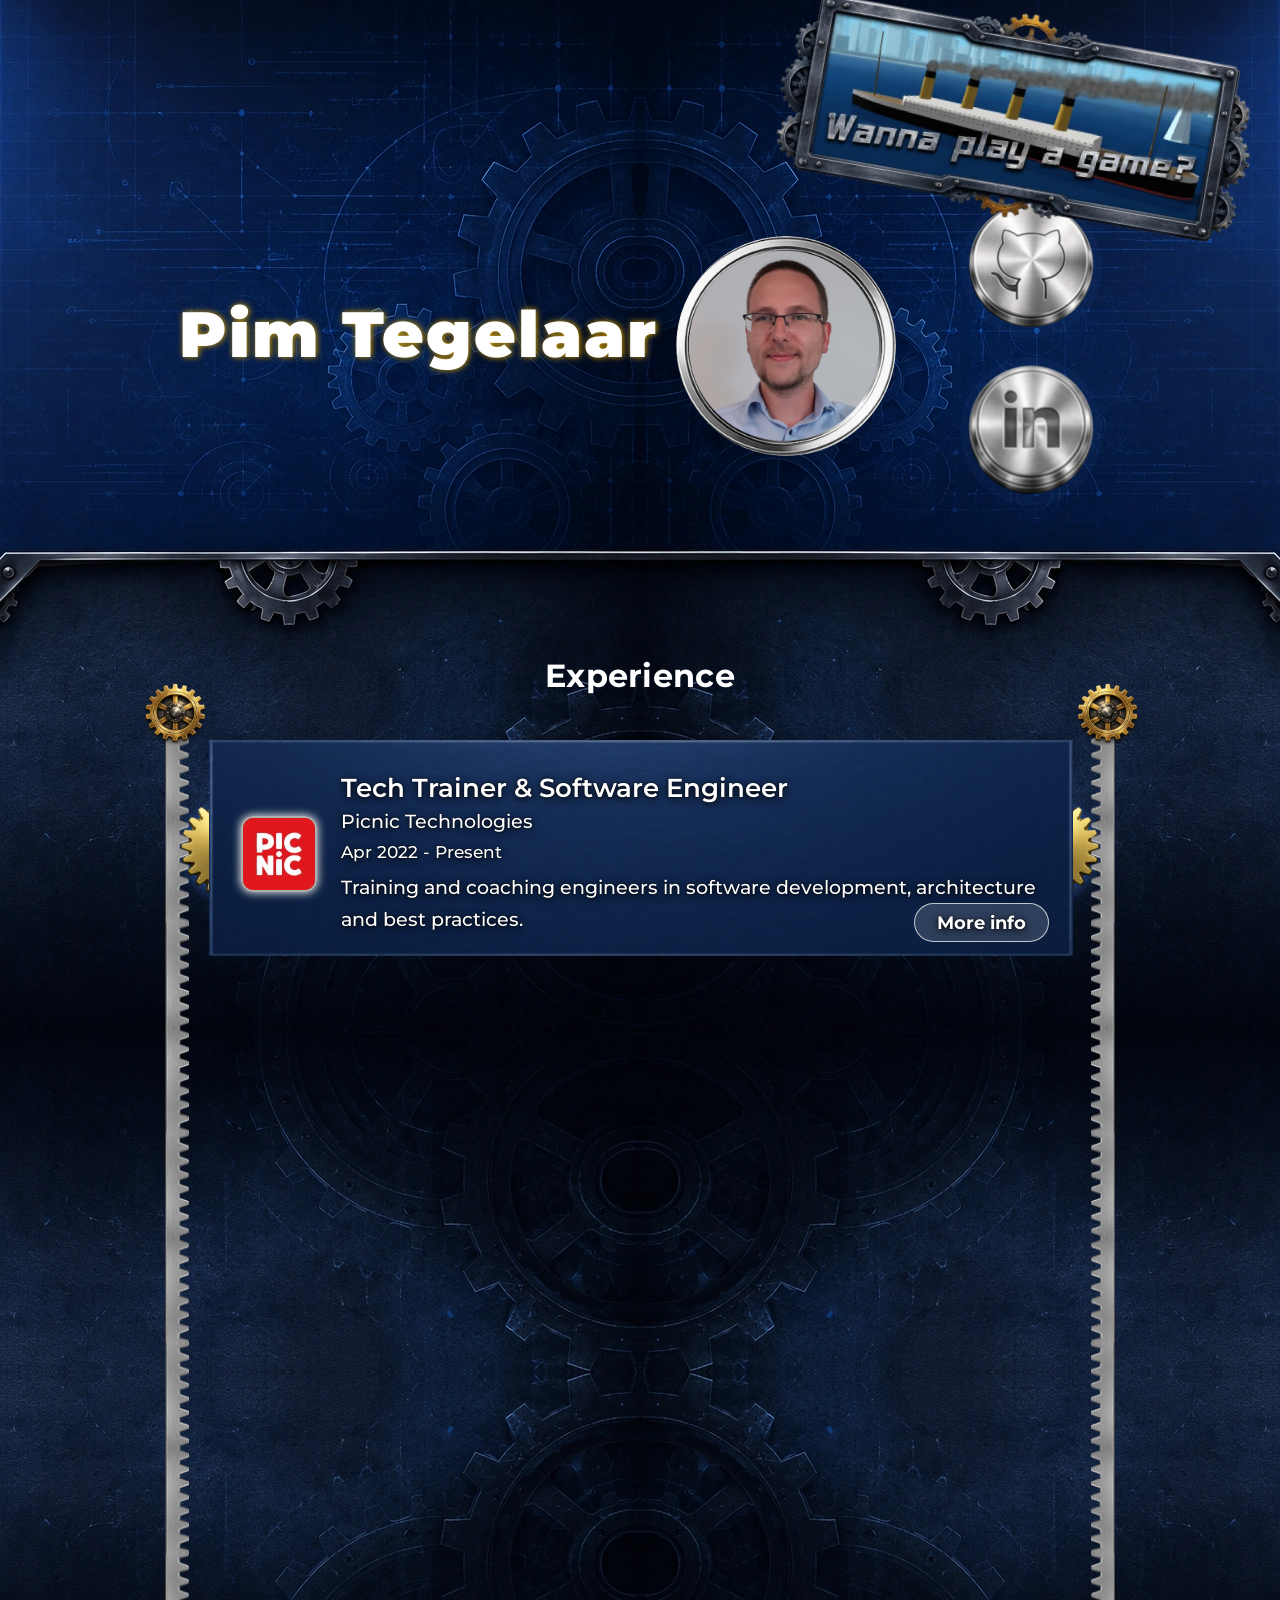
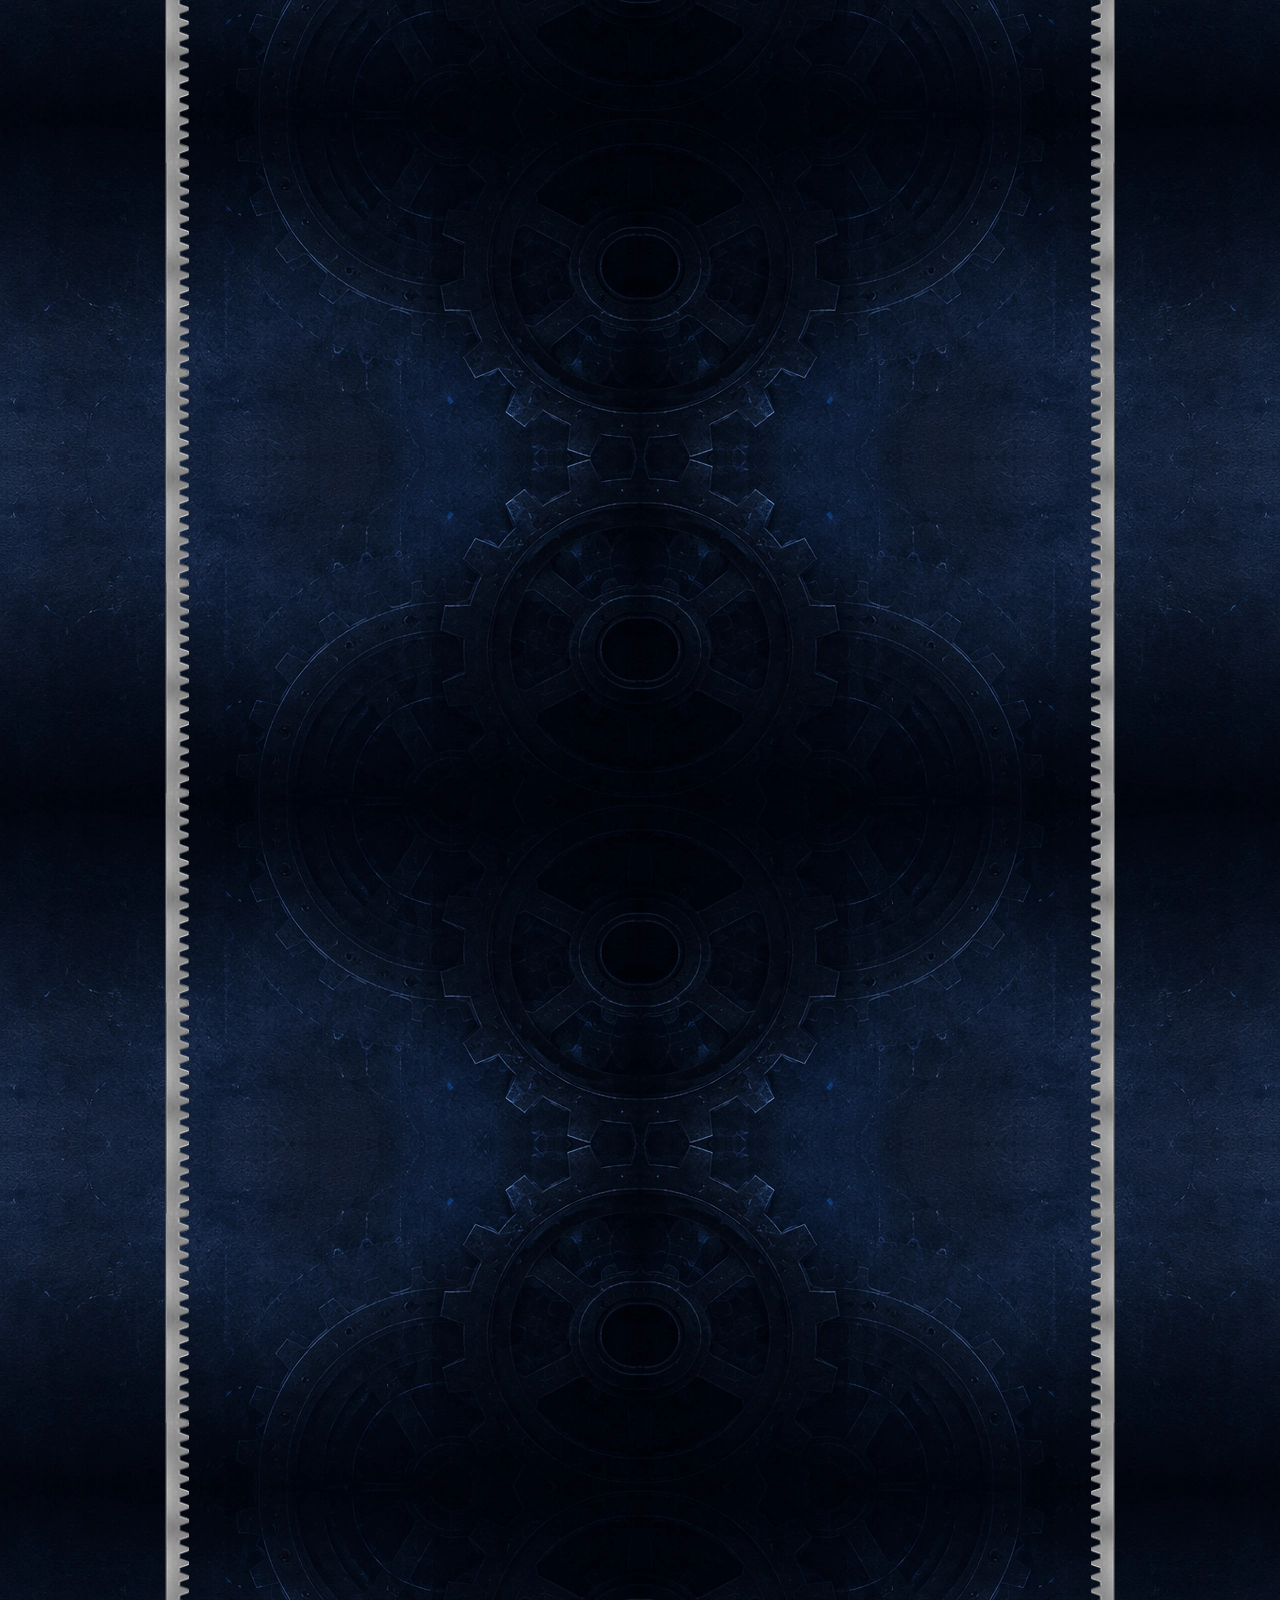
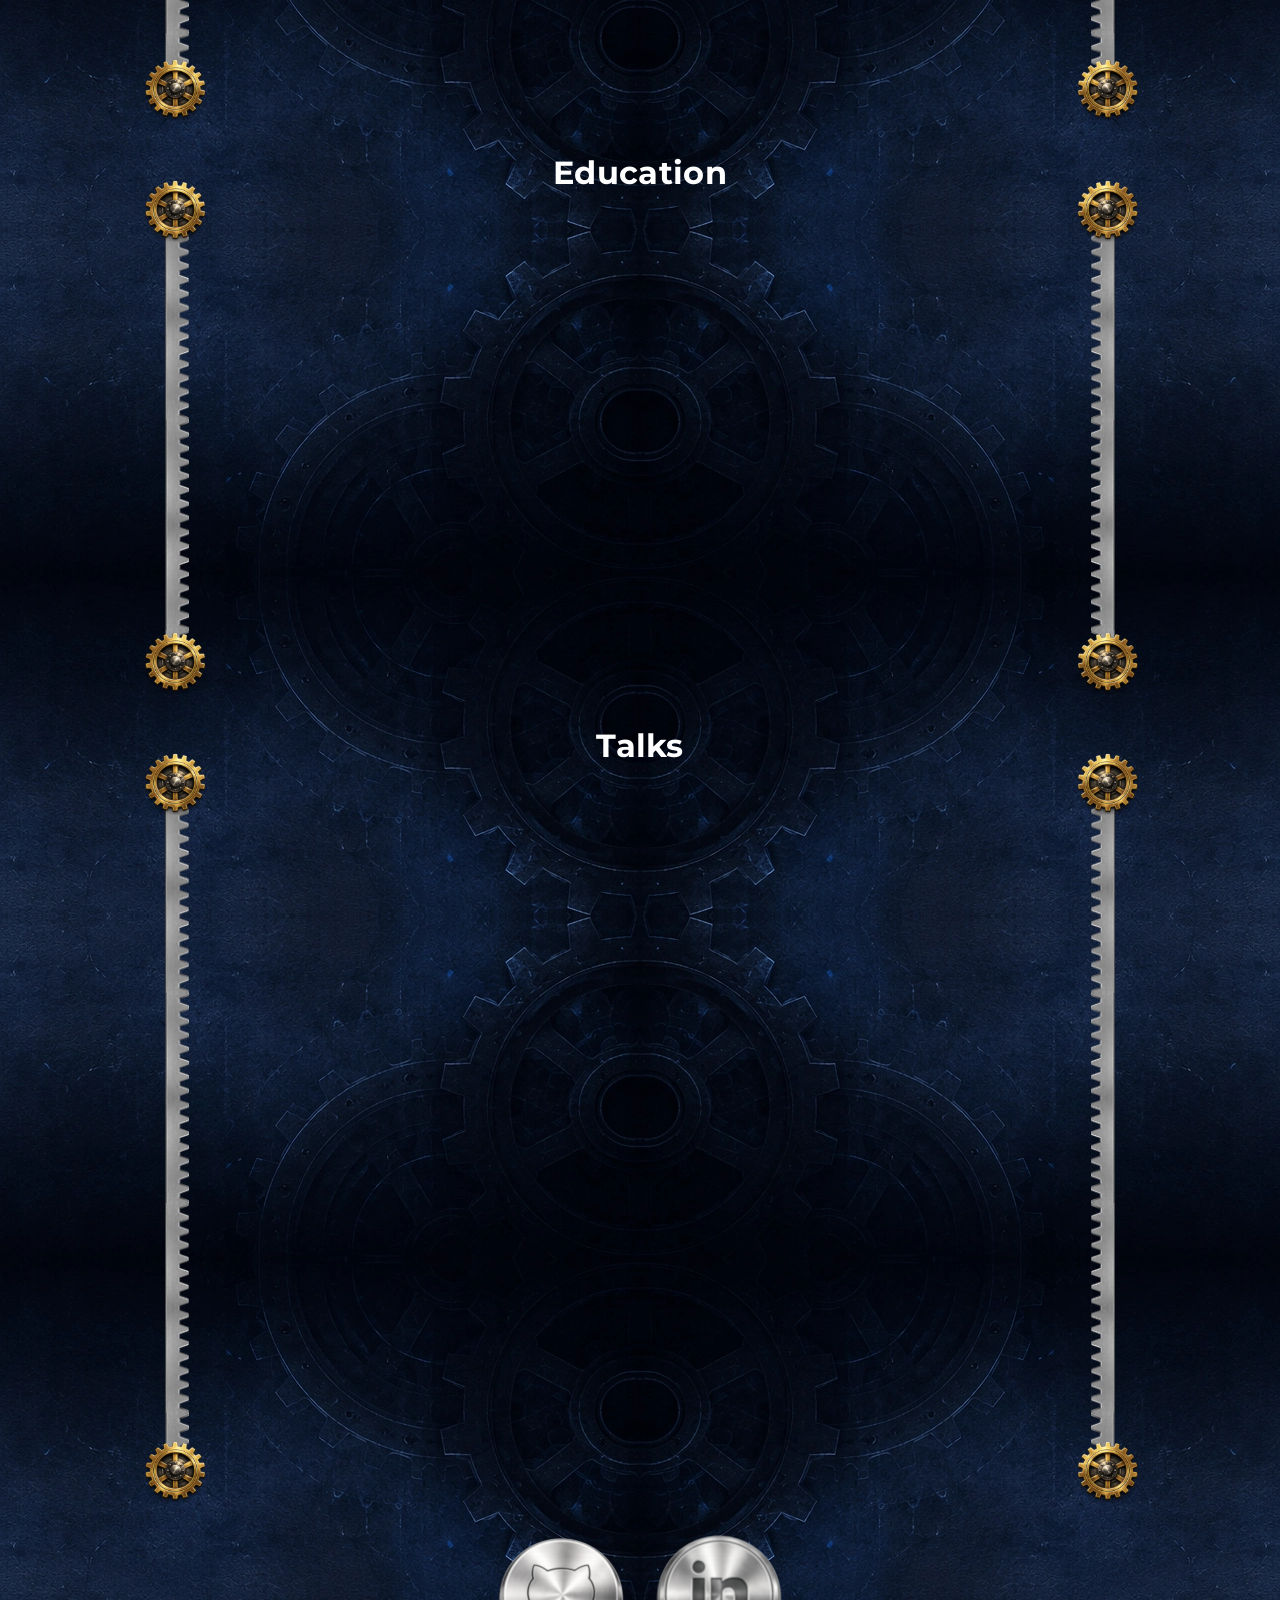
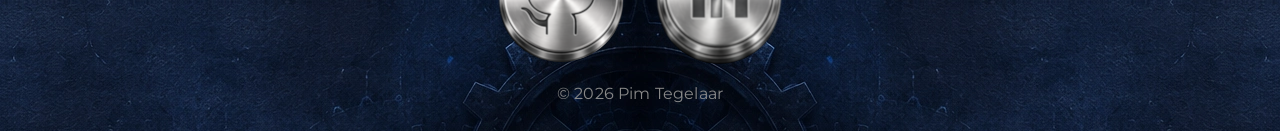
<file: index.html>
<!DOCTYPE html>
<html lang="en">
<head>
    <meta charset="UTF-8">
    <meta name="viewport" content="width=device-width, initial-scale=1.0">
    <title>Pim Tegelaar | Portfolio</title>
    <link rel="icon" type="image/jpeg" href="me.jpg">
    <link rel="stylesheet" href="styles.css">
</head>
<body>
    <a href="https://pim.cool/games" target="_blank" rel="noopener" aria-label="Titanic Game">
        <img src="titanic_game_button.png" alt="Titanic Game" class="titanic-game-button">
    </a>
    <header class="hero">
        <div class="hero-content">
            <div class="hero-header-row">
                <div class="hero-name-pic">
                    <h1 class="big-name">Pim Tegelaar</h1>
                    <img src="pimborder.png" alt="Pim Tegelaar" class="profile-pic big-pic">
                </div>
                <div class="hero-social-links">
                    <a href="https://github.com/pimtegelaar" id="github-btn-top" target="_blank" rel="noopener" aria-label="GitHub">
                        <img src="github.png" alt="GitHub" class="github-icon" />
                    </a>
                    <a href="https://www.linkedin.com/in/pimtegelaar/" id="linkedin-btn-top" target="_blank" rel="noopener" aria-label="LinkedIn">
                        <img src="linkedin.png" alt="LinkedIn" class="linkedin-icon" />
                    </a>
                </div>
            </div>
        </div>
    </header>
    <main>
        <section class="experience" id="experience">
            <h2 style="text-align: center;">Experience</h2>
            <div style="display: flex; align-items: flex-start; position: relative;">
                <div class="timeline" id="timeline" style="position: relative;">
                    <div class="gear-rack">
                        <img src="gear2.png" alt="" style="position:absolute; left:40%; top:0; width:64px; height:64px; transform:translate(-50%,-50%); z-index:2; pointer-events:none;">
                        <img src="gear2.png" alt="" style="position:absolute; left:40%; bottom:0; width:64px; height:64px; transform:translate(-50%,50%); z-index:2; pointer-events:none;">
                    </div>
                    <!-- Experience cards will be injected here by JS -->
                    <div class="gear-rack gear-rack-right">
                        <img src="gear2.png" alt="" style="position:absolute; left:30%; top:0; width:64px; height:64px; transform:translate(-50%,-50%); z-index:2; pointer-events:none;">
                        <img src="gear2.png" alt="" style="position:absolute; left:30%; bottom:0; width:64px; height:64px; transform:translate(-50%,50%); z-index:2; pointer-events:none;">
                    </div>
                </div>
            </div>
        </section>
        <section class="education" id="education">
            <h2 style="text-align: center;">Education</h2>
            <div style="display: flex; align-items: flex-start; position: relative;">
                <div class="timeline" id="education-timeline" style="position: relative;">
                    <div class="gear-rack">
                        <img src="gear2.png" alt="" style="position:absolute; left:40%; top:0; width:64px; height:64px; transform:translate(-50%,-50%); z-index:2; pointer-events:none;">
                        <img src="gear2.png" alt="" style="position:absolute; left:40%; bottom:0; width:64px; height:64px; transform:translate(-50%,50%); z-index:2; pointer-events:none;">
                    </div>
                    <!-- Education cards will be injected here by JS -->
                    <div class="gear-rack gear-rack-right">
                        <img src="gear2.png" alt="" style="position:absolute; left:30%; top:0; width:64px; height:64px; transform:translate(-50%,-50%); z-index:2; pointer-events:none;">
                        <img src="gear2.png" alt="" style="position:absolute; left:30%; bottom:0; width:64px; height:64px; transform:translate(-50%,50%); z-index:2; pointer-events:none;">
                    </div>
                </div>
            </div>
        </section>
        <section class="talks" id="talks">
            <h2 style="text-align: center;">Talks</h2>
            <div style="display: flex; align-items: flex-start; position: relative;">
                <div class="timeline" id="talks-timeline" style="position: relative;">
                    <div class="gear-rack">
                        <img src="gear2.png" alt="" style="position:absolute; left:40%; top:0; width:64px; height:64px; transform:translate(-50%,-50%); z-index:2; pointer-events:none;">
                        <img src="gear2.png" alt="" style="position:absolute; left:40%; bottom:0; width:64px; height:64px; transform:translate(-50%,50%); z-index:2; pointer-events:none;">
                    </div>
                    <!-- Talk cards will be injected here by JS -->
                    <div class="gear-rack gear-rack-right">
                        <img src="gear2.png" alt="" style="position:absolute; left:30%; top:0; width:64px; height:64px; transform:translate(-50%,-50%); z-index:2; pointer-events:none;">
                        <img src="gear2.png" alt="" style="position:absolute; left:30%; bottom:0; width:64px; height:64px; transform:translate(-50%,50%); z-index:2; pointer-events:none;">
                    </div>
                </div>
            </div>
        </section>
    </main>
    <footer>
        <div class="footer-links">
            <a href="https://github.com/pimtegelaar" id="github-btn" target="_blank" rel="noopener" aria-label="GitHub">
                <img src="github.png" alt="GitHub" class="github-icon" />
            </a>
            <a href="https://www.linkedin.com/in/pimtegelaar/" id="linkedin-btn" target="_blank" rel="noopener" aria-label="LinkedIn">
                <img src="linkedin.png" alt="LinkedIn" class="linkedin-icon" />
            </a>
        </div>
        <p>&copy; 2026 Pim Tegelaar</p>
    </footer>
    <script src="experiences.js"></script>
    <script src="education.js"></script>
    <script src="talks.js"></script>
    <script src="script.js"></script>
</body>
</html>
</file>
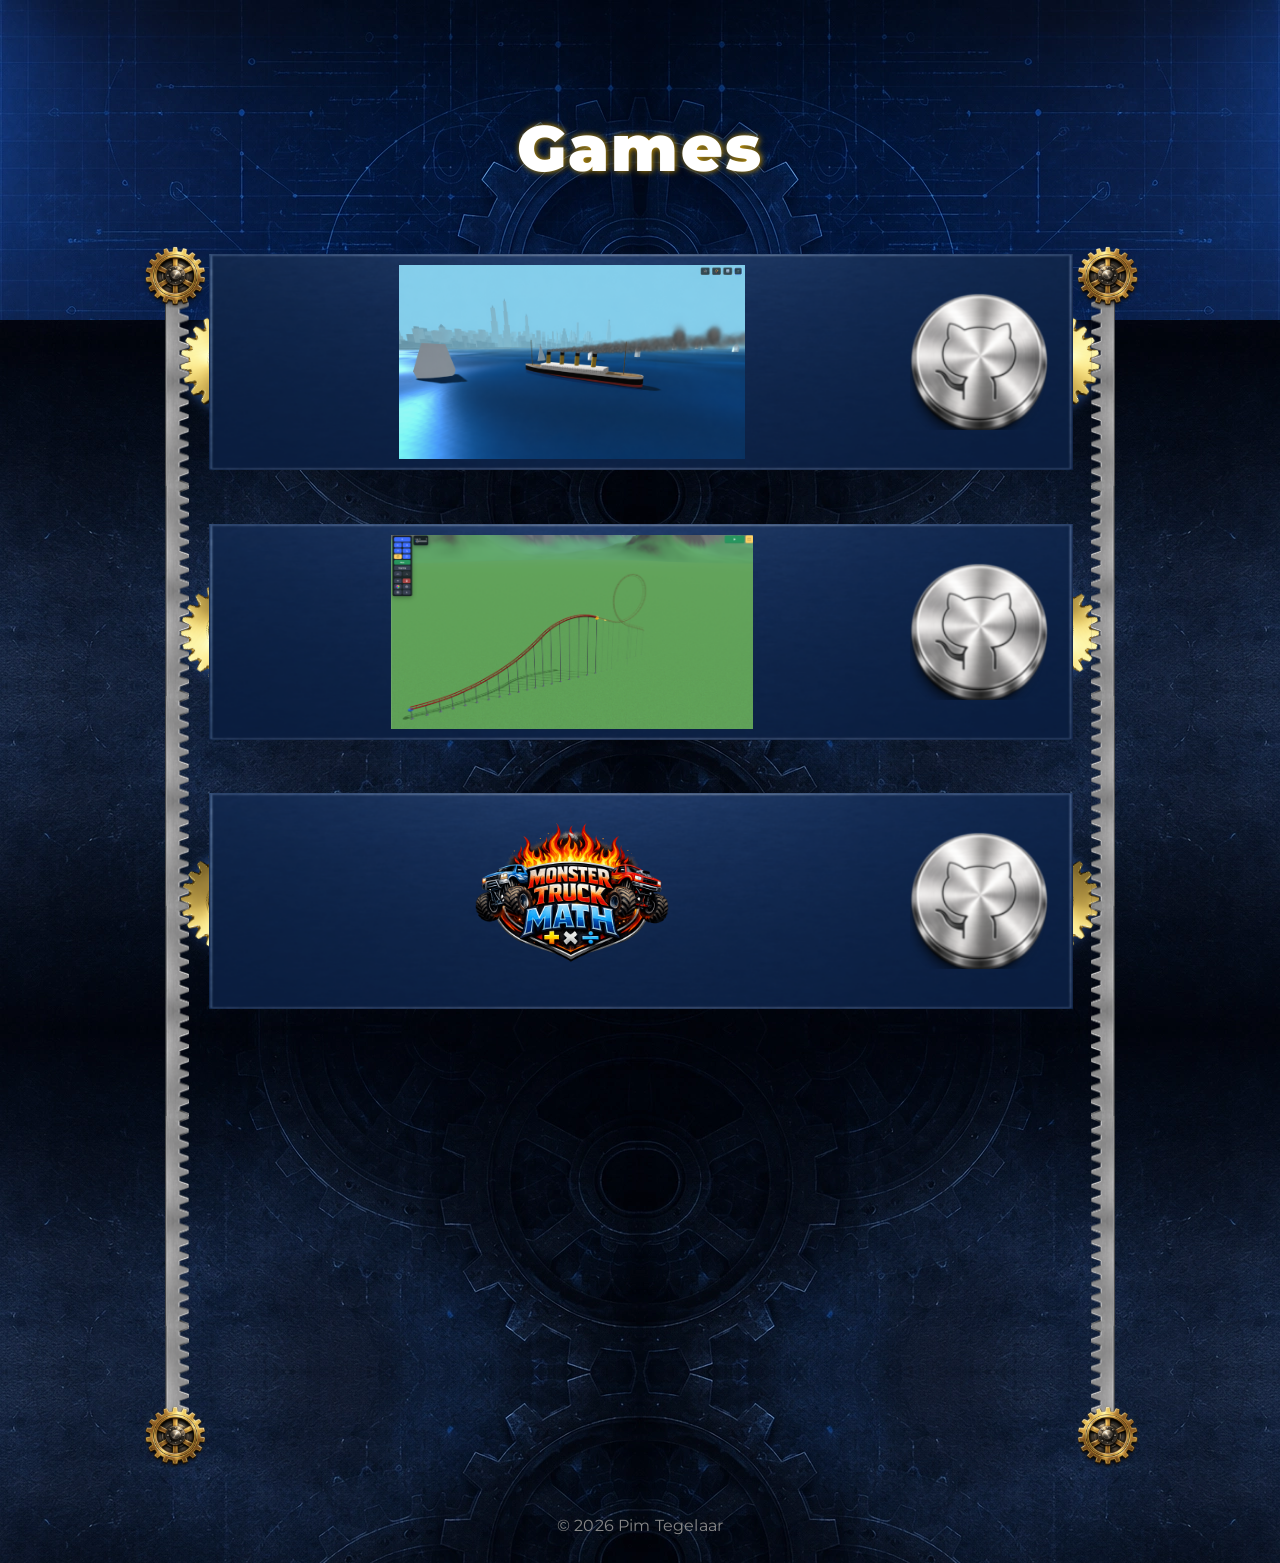
<file: games.html>
<!DOCTYPE html>
<html lang="en">
<head>
    <meta charset="UTF-8">
    <meta name="viewport" content="width=device-width, initial-scale=1.0">
    <title>Games | Pim Tegelaar</title>
    <link rel="icon" type="image/jpeg" href="me.jpg">
    <link rel="stylesheet" href="styles.css">
</head>
<body>
    <header class="hero hero-compact">
        <div class="hero-content">
            <h1 class="big-name">Games</h1>
        </div>
    </header>
    <main>
        <section class="games" id="games">
            <div style="display: flex; align-items: flex-start; position: relative;">
                <div class="timeline" id="games-timeline" style="position: relative;">
                    <div class="gear-rack">
                        <img src="gear2.png" alt="" style="position:absolute; left:40%; top:0; width:64px; height:64px; transform:translate(-50%,-50%); z-index:2; pointer-events:none;">
                        <img src="gear2.png" alt="" style="position:absolute; left:40%; bottom:0; width:64px; height:64px; transform:translate(-50%,50%); z-index:2; pointer-events:none;">
                    </div>
                    <!-- Game cards will be injected here by JS -->
                    <div class="gear-rack gear-rack-right">
                        <img src="gear2.png" alt="" style="position:absolute; left:30%; top:0; width:64px; height:64px; transform:translate(-50%,-50%); z-index:2; pointer-events:none;">
                        <img src="gear2.png" alt="" style="position:absolute; left:30%; bottom:0; width:64px; height:64px; transform:translate(-50%,50%); z-index:2; pointer-events:none;">
                    </div>
                </div>
            </div>
        </section>
    </main>
    <footer>
        <p>&copy; 2026 Pim Tegelaar</p>
    </footer>
    <script src="games.js"></script>
    <script src="script.js"></script>
</body>
</html>
</file>
<file: styles.css>
@import url('https://fonts.googleapis.com/css2?family=Montserrat:wght@700;400&display=swap');

body {
    margin: 0;
    font-family: 'Montserrat', 'Segoe UI', Arial, sans-serif;

    background-image: url("assets/body.webp");
    background-position: center top;
    background-repeat: repeat-y;
}

.hero,
main,
footer {
    position: relative;
    z-index: 1;
}

.footer-links {
    display: flex;
    justify-content: center;
    align-items: center;
    gap: 32px;
}

#github-btn, #linkedin-btn {
    display: inline-block;
    border-radius: 50%;
    transition: box-shadow 0.25s, transform 0.18s;
    box-shadow: none;
    outline: none;
}

#github-btn:hover, #linkedin-btn:hover, #github-btn:focus, #linkedin-btn:focus {
    box-shadow: 0 0 16px 4px #2a5298cc, 0 0 32px 8px #1e3c72cc;
    transform: scale(1.08);
    background: rgba(42,82,152,0.10);
}

.timeline {
    display: flex;
    flex-direction: column;
    margin-left: 16px;
    margin-right: 16px;
    display: flex;
    flex-direction: column;
    gap: 20px;
}

.card-gear-right {
    position: absolute;
    right: -26px;
    top: 50%;
    width: 100px;
    height: 100px;
    z-index: 2;
    pointer-events: none;
    filter: drop-shadow(0 2px 6px #2a5298cc);
    transform: translateY(-50%);
    background: none;
    border: none;
    border-radius: 0;
    opacity: 1;
    box-sizing: border-box;
}

.hero {
    --header-height: 700px;

    position: relative;
    height: var(--header-height);
    min-height: var(--header-height);

    display: flex;
    align-items: center;
    justify-content: center;

    overflow: hidden;
    background-image: url("assets/header.webp");
    background-position: center top;
    background-repeat: no-repeat;
    background-size: auto;

    text-shadow: #cc9900 1px 0 6px;
    z-index: 2;
    text-align: center;
    color: #fff;
}


main {
    max-width: 950px;
    margin: -100px auto 0 auto;
    border-radius: 0;
    box-shadow: none;
    padding: 56px 32px 32px 32px;
    position: relative;
    z-index: 3;
    backdrop-filter: none;
}

h1, h2 {
    margin: 0 0 18px 0;
    font-weight: 700;
    letter-spacing: 0.01em;
}

h1 {
    font-size: 2.8rem;
    letter-spacing: 0.03em;
}

h2 {
    font-size: 2rem;
    color: #ffffff;
    text-shadow: 0 2px 8px rgba(30,60,114,0.08);
}

.experience-card {
    opacity: 0;
    background: url('experience_card.png') center/cover no-repeat;
    position: relative;
    z-index: 3;
    overflow: visible;
    padding: 32px 32px 24px 32px;
    margin-bottom: 0;
    border: none;
    border-radius: 0;
    box-shadow: none;
    width: 100%;
    max-width: 800px;
    min-width: 800px;
    margin-left: auto;
    margin-right: auto;
    height: 160px;
}

.experience-card::before {
    content: "";
    position: absolute;
    inset: 0;
    background: rgba(30,60,114,0.32);
    z-index: 1;
    border-radius: inherit;
}

.experience-card * {
    position: relative;
    z-index: 2;
    color: #fff !important;
    text-shadow: 0 2px 8px #000, 0 0px 2px #000;
    font-family: 'Montserrat', 'Segoe UI', Arial, sans-serif;
    font-weight: 500;
    -webkit-font-smoothing: antialiased;
    -moz-osx-font-smoothing: grayscale;
}

.experience-card-wrapper {
    position: relative;
    display: flex;
    align-items: center;
    margin: 0;
    padding: 0;
    transform: translateY(-10px); /* Move card and gear up together visually */
}

.experience-card-wrapper .card-gear {
    position: absolute;
    left: 0;
    top: 50%;
    width: 100px;
    height: 100px;
    z-index: 2;
    pointer-events: none;
}

.experience-card-wrapper .experience-card {
    position: relative;
    z-index: 3;
    margin-left: 28px;
}


footer {
    text-align: center;
    padding: 32px 0 12px 0;
    color: #888;
    font-size: 1em;
    letter-spacing: 0.01em;
    background: transparent;
}

.card-gear {
    position: absolute;
    top: 50%;
    z-index: 1;
    background: none;
    border: none;
    border-radius: 0;
    pointer-events: none;
    filter: drop-shadow(0 2px 6px #2a5298cc);
    transform: translateY(-50%);
    box-sizing: border-box;
}

.gear-rack {
    position: absolute;
    top: 0;
    left: -16px;
    width: 24px;
    height: 100%;
    background-image: url('gear_rack.png');
    background-repeat: repeat-y;
    background-position: left top;
    background-size: 24.2px 420px; /* 30 teeth x 14px: whole-pixel tile, so repeats never drift */
    z-index: 1;
    pointer-events: none;
}

.gear-rack-right {
    left: unset;
    right: -42px;
    top: 0;
    width: 24px;
    height: 100%;
    position: absolute;
    transform: scaleX(-1);
    background-image: url('gear_rack.png');
    background-repeat: repeat-y;
    background-position: right top;
    background-size: 24.2px 420px; /* 30 teeth x 14px: whole-pixel tile, so repeats never drift */
    z-index: 1;
    pointer-events: none;
}

.experience > div[style*="display: flex"],
.education > div[style*="display: flex"] {
    position: relative;
}

.education {
    margin-top: 64px;
}

.talks {
    margin-top: 64px;
}

.card-content-row {
    display: flex;
    align-items: center;
    gap: 24px;
    position: relative;
}

.company-logo {
    width: 72px;
    height: 72px;
    margin: 0;
    border-radius: 12px;
    border: 2px solid #b0b0b0;
    box-shadow: 0 0 8px 1px #e0e0e0, 0 0 0 3px #d4af37 inset;
    background: linear-gradient(135deg, #f5f5f5 60%, #b0b0b0 100%);
    flex-shrink: 0;
    display: block;
    object-fit: cover;
}

.card-details {
    flex: 1;
    margin-left: 0;
    min-width: 0;
}

.hero-name-pic {
    display: flex;
    align-items: center;
    justify-content: center;
    gap: 18px;
    margin-bottom: 8px;
}

.profile-pic {
    width: 64px;
    height: 64px;
    border-radius: 50%;
    object-fit: cover;
    box-shadow: 0 2px 12px rgba(30,60,114,0.18);
    border: 3px solid #fff;
    background: #e0e7ff;
}

.big-name {
    font-size: 4rem;
    font-weight: 900;
    margin-bottom: 24px;
    letter-spacing: 2px;
}

.big-pic {
    width: 220px;
    height: 220px;
    border-radius: 50%;
    object-fit: cover;
    box-shadow: 0 8px 32px rgba(0,0,0,0.25);
    border: none;
    background: none;
}


@keyframes fadeInUp {
    from { opacity: 0; transform: translateY(40px); }
    to { opacity: 1; transform: translateY(0); }
}

.experience-card:nth-child(1) { animation-delay: 0.2s; }
.experience-card:nth-child(2) { animation-delay: 0.4s; }
.experience-card:nth-child(3) { animation-delay: 0.6s; }
.experience-card:nth-child(4) { animation-delay: 0.8s; }

.experience-card:hover {
    transform: translateY(-6px) scale(1.025);
    box-shadow: 0 12px 32px 0 rgba(30,60,114,0.18), 0 0 32px 0 #2a5298cc;
    filter: brightness(1.18) saturate(1.1) drop-shadow(0 0 12px #2a5298cc);
}

.experience-card h3 {
    margin: 0 0 6px 0;
    font-size: 1.6rem;
    font-weight: 600;
    color: #fff;
}

.experience-card h3 a {
    color: inherit;
    text-decoration: none;
}

.experience-card h3 a:hover {
    text-decoration: underline;
}

.experience-card h4 {
    margin: 0 0 8px 0;
    font-size: 1.2rem;
    font-weight: 500;
    color: #e0e7ff;
}

.experience-card span {
    display: block;
    font-size: 1.08rem;
    color: #dbeafe;
    margin-bottom: 10px;
    font-weight: 500;
}

.experience-card p {
    margin: 0;
    color: #fff;
    font-size: 1.18rem;
    line-height: 1.7;
    font-weight: 500;
}

.hero-header-row {
    display: flex;
    align-items: center;
    justify-content: center;
    gap: 32px;
}

.hero-social-links {
    display: flex;
    flex-direction: column;
    align-items: center;
    justify-content: center;
    gap: 18px;
    margin-left: 32px;
}

#github-btn-top, #linkedin-btn-top {
    display: inline-block;
    border-radius: 50%;
    transition: box-shadow 0.25s, transform 0.18s;
    box-shadow: none;
    outline: none;
    background: rgba(42,82,152,0.10);
    padding: 8px;
}
#github-btn-top:hover, #linkedin-btn-top:hover, #github-btn-top:focus, #linkedin-btn-top:focus {
    box-shadow: 0 0 16px 4px #2a5298cc, 0 0 32px 8px #1e3c72cc;
    transform: scale(1.12);
    background: rgba(42,82,152,0.18);
}
.github-icon, .linkedin-icon {
    border-radius: 50%;
}

.titanic-game-button {
    position: absolute;
    top: 40px;
    right: 0;
    transform: scale(0.7) rotate(10deg);
    transform-origin: top right;
    z-index: 1000;
    transition: transform 0.25s ease, filter 0.25s ease;
    filter: drop-shadow(0 0 0 rgba(42,82,152,0));
}

.titanic-game-button:hover,
.titanic-game-button:focus {
    transform: scale(0.78) rotate(0deg);
    filter: drop-shadow(0 0 14px rgba(42,82,152,0.85));
}


@media (max-width: 1000px) {
    main {
        padding: 18px 2px;
    }
    .hero-content {
        max-width: 100%;
        box-sizing: border-box;
    }
    .hero-name-pic {
        flex-wrap: wrap;
    }
    .big-name {
        font-size: clamp(2rem, 11vw, 4rem);
        margin-bottom: 0;
    }
    .experience-card {
        padding: 16px 8px 12px 12px;
        background: url('experience_card_mobile.png') center/100% 100% no-repeat;
        width: calc(100% - 28px);
        max-width: 360px;
        height: 280.5px;
        min-width: 0;
    }
    .card-content-row {
        gap: 10px;
    }
    .company-logo {
        width: 48px;
        height: 48px;
    }
    .experience-card h3 {
        font-size: 1.3rem;
    }
    .experience-card h4 {
        font-size: 1.05rem;
    }
    .experience-card span {
        font-size: 0.95rem;
        margin-bottom: 6px;
    }
    .experience-card p {
        font-size: 1rem;
        line-height: 1.45;
    }
    .experience-card-wrapper {
        justify-content: center;
        margin-top: -2px;
        transform: translateY(0.0px);
    }
    .hero-content {
        padding: 18px 8px;
    }
    .hero-header-row {
        flex-direction: column;
        gap: 12px;
    }
    .hero-social-links {
        flex-direction: row;
        margin-left: 0;
        gap: 18px;
    }
    .timeline {
        gap: 13px;
        /* leave room for the gear racks and their end gears (up to ~67px on the right) */
        /* at least 70px each side; on wide screens, hug the card (388px) and centre */
        margin-left: max(70px, calc((100% - 388px) / 2));
        margin-right: max(70px, calc((100% - 388px) / 2));
        flex: 1;
        min-width: 0;
    }

    .big-pic {
        width: 120px;
        height: 120px;
    }

    .titanic-game-button {
        position: absolute;
        top: 20px;
        right: 0;
        transform: scale(0.3) rotate(10deg);
        transform-origin: top right;
        z-index: 1000;
    }

    .titanic-game-button:hover,
    .titanic-game-button:focus {
        transform: scale(0.3) rotate(10deg);
    }
}

@media (max-width: 410px) {

    .big-pic {
        width: 80px;
        height: 80px;
    }
    .hero-header-row {
        flex-direction: column;
        gap: 12px;
    }
    .hero-social-links {
        flex-direction: row;
        margin-left: 0;
        gap: 18px;
    }
    .hero-name-pic {
        gap: 10px;
    }
    .company-logo {
        width: 48px;
        height: 48px;
        margin-right: 0;
    }
    .card-details {
        margin-left: 0;
    }
    .experience-card {
        padding-left: 12px;
        width: 100%;
    }
    .experience-card-wrapper .experience-card {
        margin-left: 0;
    }
    .timeline {
        margin-left: 16px;
        margin-right: 16px;
        align-items: center;
        box-sizing: border-box;
    }
    .experience-card-wrapper .card-gear {
        display: none;
    }
    .card-gear {
        display: none;
    }
     .card-gear-right {
         display: none;
     }
    .gear-rack {
        display: none;
    }
    .gear-rack-right {
        display: none;
    }

    .titanic-game-button {
        position: absolute;
        top: 20px;
        right: 0;
        transform: scale(0.3) rotate(10deg);
        transform-origin: top right;
        z-index: 1000;
    }

    .titanic-game-button:hover,
    .titanic-game-button:focus {
        transform: scale(0.3) rotate(10deg);
    }
}

.more-info-btn {
    position: absolute;
    right: 24px;
    bottom: 14px;
    z-index: 3;
    padding: 8px 22px;
    font-size: 1.1rem;
    font-weight: 700;
    cursor: pointer;
    background: rgba(255,255,255,0.15);
    border: 1px solid rgba(255,255,255,0.7);
    border-radius: 20px;
}

.experience-card {
}

.more-info-btn:hover,
.more-info-btn:focus-visible {
    background: rgba(255,255,255,0.3);
}

.card-modal {
    position: fixed;
    inset: 0;
    z-index: 2000;
    display: flex;
    align-items: center;
    justify-content: center;
    padding: 16px;
    box-sizing: border-box;
    background: rgba(0,0,0,0.7);
}

.card-modal[hidden] {
    display: none;
}

body.modal-open {
    overflow: hidden;
}

.card-modal-dialog {
    position: relative;
    box-sizing: border-box;
    width: 100%;
    max-width: 900px;
    max-height: 90vh;
    overflow-y: auto;
    padding: 40px;
    color: #fff;
    background: linear-gradient(rgba(30,60,114,0.75), rgba(30,60,114,0.75)), url('experience_card.png') center/cover no-repeat;
    border-radius: 8px;
    box-shadow: 0 0 40px 4px #2a5298cc;
    text-shadow: 0 2px 8px #000, 0 0 2px #000;
}

.card-modal-header {
    display: flex;
    align-items: center;
    gap: 24px;
    margin-bottom: 24px;
}

.card-modal-header h3 {
    margin: 0 0 6px 0;
    font-size: 2rem;
}

.card-modal-header h3 a {
    color: inherit;
    text-decoration: none;
}

.card-modal-header h3 a:hover {
    text-decoration: underline;
}

.card-modal-header h4 {
    margin: 0 0 8px 0;
    font-size: 1.3rem;
    color: #e0e7ff;
}

.card-modal-header span {
    color: #dbeafe;
}

.card-modal-body {
    font-size: 1.15rem;
    line-height: 1.7;
}

.card-modal-body a {
    color: #bfdbfe;
}

.card-modal-close {
    position: absolute;
    top: 10px;
    right: 14px;
    width: 40px;
    height: 40px;
    font-size: 2rem;
    line-height: 1;
    color: #fff;
    background: none;
    border: none;
    cursor: pointer;
}

.card-modal-close:hover,
.card-modal-close:focus-visible {
    color: #bfdbfe;
}

@media (max-width: 1000px) {
    .more-info-btn {
        right: 16px;
        bottom: 12px;
    }
    .card-modal-dialog {
        padding: 56px 20px 24px 20px;
    }
    .card-modal-header {
        gap: 12px;
    }
    .card-modal-header h3 {
        font-size: 1.4rem;
    }
}

@media (max-width: 1000px) and (orientation: portrait) {
    .more-info-btn {
        display: none;
    }
}

/* games page: shorter header */
.hero.hero-compact {
    --header-height: 320px;
}

/* picture cards (games page): the image takes up most of the card, leaving a strip on the right for the GitHub button */
.experience-card .game-picture {
    position: absolute;
    top: 5%;
    left: 4%;
    width: 76%;
    height: 90%;
    object-fit: contain; /* keep the aspect ratio: scale to fit inside the box, never crop */
    text-shadow: none;
}
/* the <picture> wrapper must not become the positioning parent (".experience-card *" makes everything relative) */
.experience-card picture {
    position: static;
    display: contents;
}

.github-btn {
    position: absolute;
    right: 2%;
    top: 50%;
    transform: translateY(-50%);
    z-index: 3;
    display: flex;
    align-items: center;
    justify-content: center;
    aspect-ratio: 1 / 1;
    width: 16%;
    height: auto;
    max-height: 90%;
    padding: 8px;
    background: transparent;
    border: none;
    border-radius: 50%;
    transition: box-shadow 0.25s, transform 0.18s, background 0.25s;
}

.github-btn img {
    width: 100%;
    height: 100%;
    object-fit: contain;
}

.github-btn:hover,
.github-btn:focus-visible {
    background: rgba(42,82,152,0.18);
    box-shadow: 0 0 16px 4px #2a5298cc, 0 0 32px 8px #1e3c72cc;
    transform: translateY(-50%) scale(1.12);
}

/* games page (mobile): stack the image on top and the GitHub button below it */
@media (max-width: 1000px) {
    .experience-card .game-picture {
        top: 4%;
        left: 5%;
        width: 90%;
        height: 62%;
    }
    .github-btn {
        top: auto;
        right: auto;
        bottom: 4%;
        left: 50%;
        width: auto;
        height: 26%;
        max-height: 26%;
        transform: translateX(-50%);
    }
    .github-btn:hover,
    .github-btn:focus-visible {
        transform: translateX(-50%) scale(1.12);
    }
}
</file>
